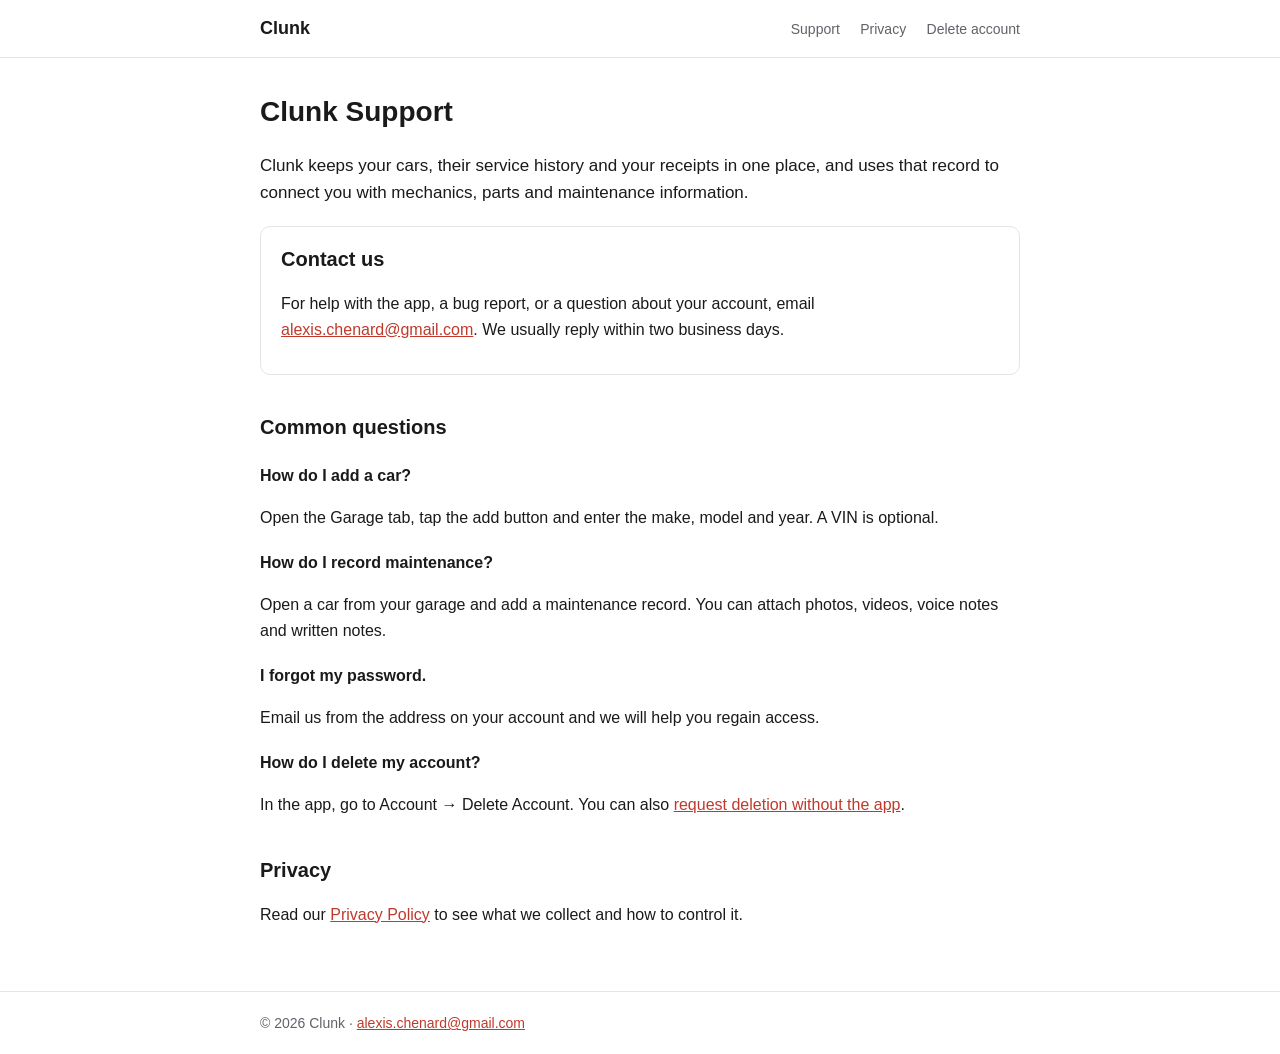
<file: index.html>
<!doctype html>
<html lang="en">
<head>
  <meta charset="utf-8">
  <meta name="viewport" content="width=device-width, initial-scale=1">
  <title>Clunk Support</title>
  <meta name="description" content="Support for the Clunk app: help, contact, privacy and account deletion.">
  <link rel="stylesheet" href="style.css">
</head>
<body>
  <header>
    <div class="wrap">
      <a class="brand" href="./">Clunk</a>
      <nav>
        <a href="./">Support</a>
        <a href="privacy.html">Privacy</a>
        <a href="delete-account.html">Delete account</a>
      </nav>
    </div>
  </header>

  <main>
    <div class="wrap">
      <h1>Clunk Support</h1>
      <p class="lede">
        Clunk keeps your cars, their service history and your receipts in one place, and
        uses that record to connect you with mechanics, parts and maintenance information.
      </p>

      <div class="card">
        <h2 style="margin-top:0">Contact us</h2>
        <p>
          For help with the app, a bug report, or a question about your account, email
          <a href="mailto:alexis.chenard@gmail.com">alexis.chenard@gmail.com</a>.
          We usually reply within two business days.
        </p>
      </div>

      <h2>Common questions</h2>

      <h3>How do I add a car?</h3>
      <p>Open the Garage tab, tap the add button and enter the make, model and year. A VIN is optional.</p>

      <h3>How do I record maintenance?</h3>
      <p>Open a car from your garage and add a maintenance record. You can attach photos, videos, voice notes and written notes.</p>

      <h3>I forgot my password.</h3>
      <p>Email us from the address on your account and we will help you regain access.</p>

      <h3>How do I delete my account?</h3>
      <p>
        In the app, go to Account → Delete Account. You can also
        <a href="delete-account.html">request deletion without the app</a>.
      </p>

      <h2>Privacy</h2>
      <p>Read our <a href="privacy.html">Privacy Policy</a> to see what we collect and how to control it.</p>
    </div>
  </main>

  <footer>
    <div class="wrap">© 2026 Clunk · <a href="mailto:alexis.chenard@gmail.com">alexis.chenard@gmail.com</a></div>
  </footer>
</body>
</html>
</file>
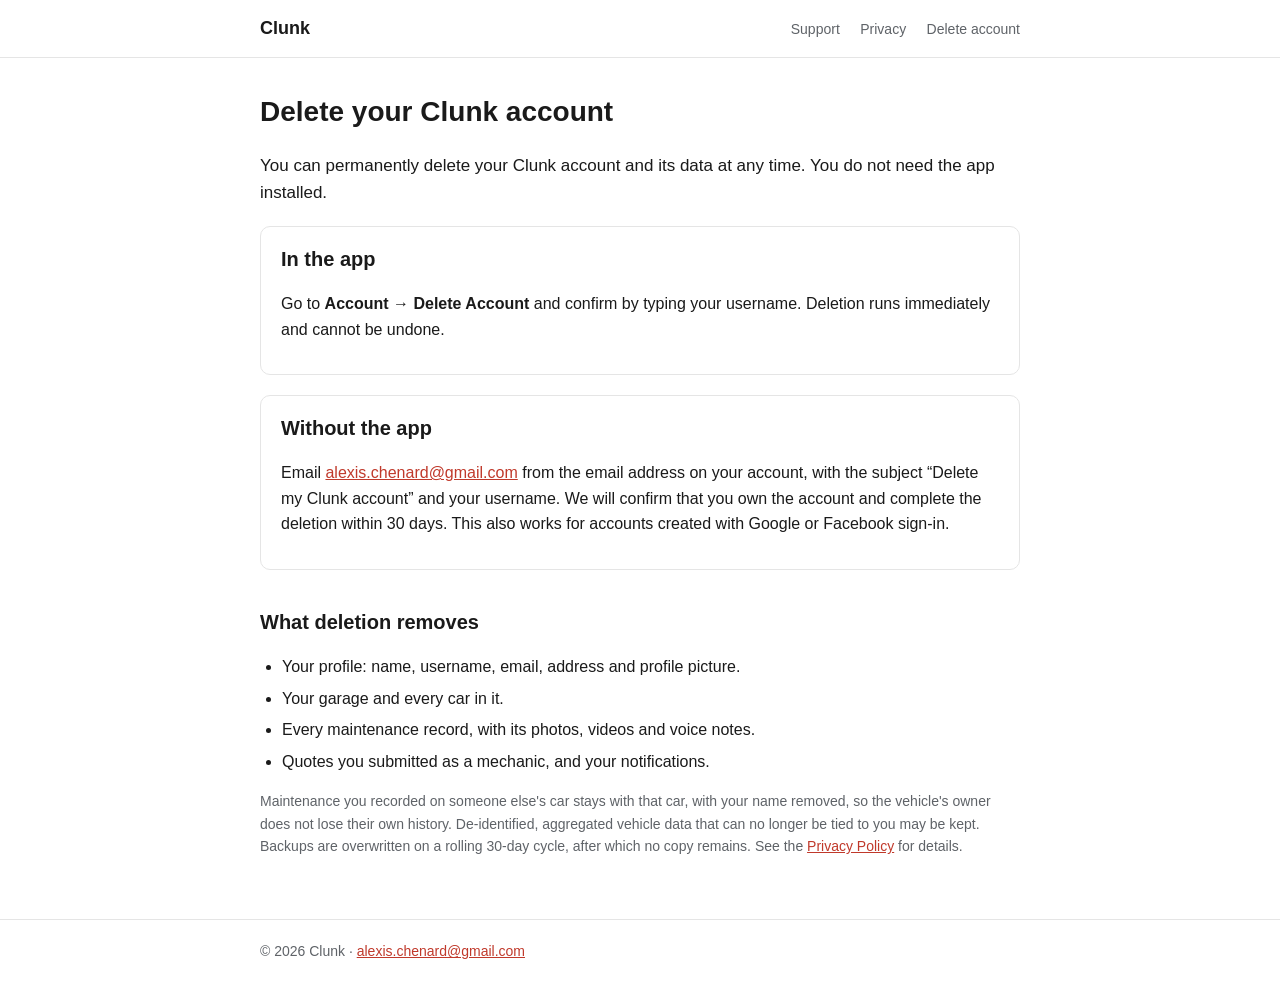
<file: delete-account.html>
<!doctype html>
<html lang="en">
<head>
  <meta charset="utf-8">
  <meta name="viewport" content="width=device-width, initial-scale=1">
  <title>Delete Clunk Account</title>
  <meta name="description" content="How to permanently delete your Clunk account and its data.">
  <link rel="stylesheet" href="style.css">
</head>
<body>
  <header>
    <div class="wrap">
      <a class="brand" href="./">Clunk</a>
      <nav>
        <a href="./">Support</a>
        <a href="privacy.html">Privacy</a>
        <a href="delete-account.html">Delete account</a>
      </nav>
    </div>
  </header>

  <main>
    <div class="wrap">
      <h1>Delete your Clunk account</h1>
      <p class="lede">
        You can permanently delete your Clunk account and its data at any time. You do not
        need the app installed.
      </p>

      <div class="card">
        <h2 style="margin-top:0">In the app</h2>
        <p>
          Go to <strong>Account → Delete Account</strong> and confirm by typing your username.
          Deletion runs immediately and cannot be undone.
        </p>
      </div>

      <div class="card">
        <h2 style="margin-top:0">Without the app</h2>
        <p>
          Email <a href="mailto:alexis.chenard@gmail.com?subject=Delete%20my%20Clunk%20account">alexis.chenard@gmail.com</a>
          from the email address on your account, with the subject “Delete my Clunk account”
          and your username. We will confirm that you own the account and complete the
          deletion within 30 days. This also works for accounts created with Google or
          Facebook sign-in.
        </p>
      </div>

      <h2>What deletion removes</h2>
      <ul>
        <li>Your profile: name, username, email, address and profile picture.</li>
        <li>Your garage and every car in it.</li>
        <li>Every maintenance record, with its photos, videos and voice notes.</li>
        <li>Quotes you submitted as a mechanic, and your notifications.</li>
      </ul>
      <p class="note">
        Maintenance you recorded on someone else's car stays with that car, with your name
        removed, so the vehicle's owner does not lose their own history. De-identified,
        aggregated vehicle data that can no longer be tied to you may be kept. Backups are
        overwritten on a rolling 30-day cycle, after which no copy remains. See the
        <a href="privacy.html">Privacy Policy</a> for details.
      </p>
    </div>
  </main>

  <footer>
    <div class="wrap">© 2026 Clunk · <a href="mailto:alexis.chenard@gmail.com">alexis.chenard@gmail.com</a></div>
  </footer>
</body>
</html>
</file>
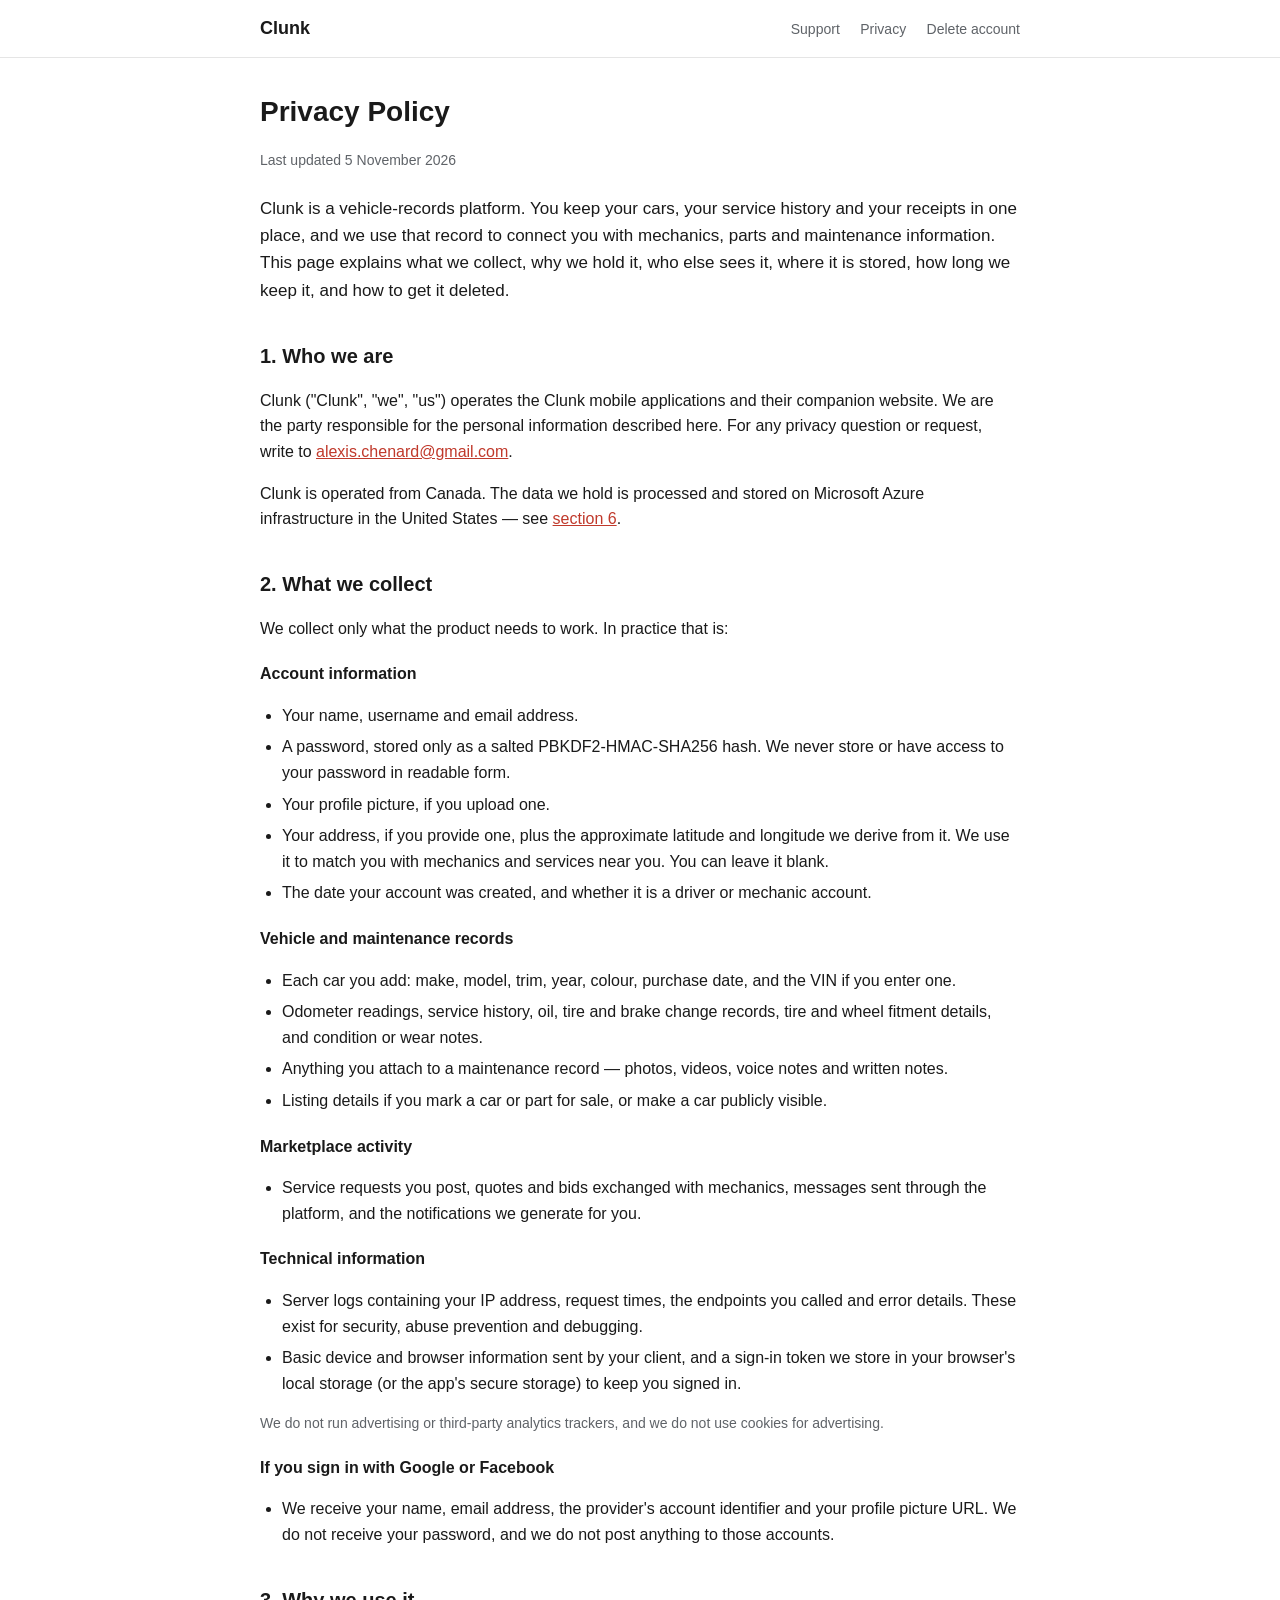
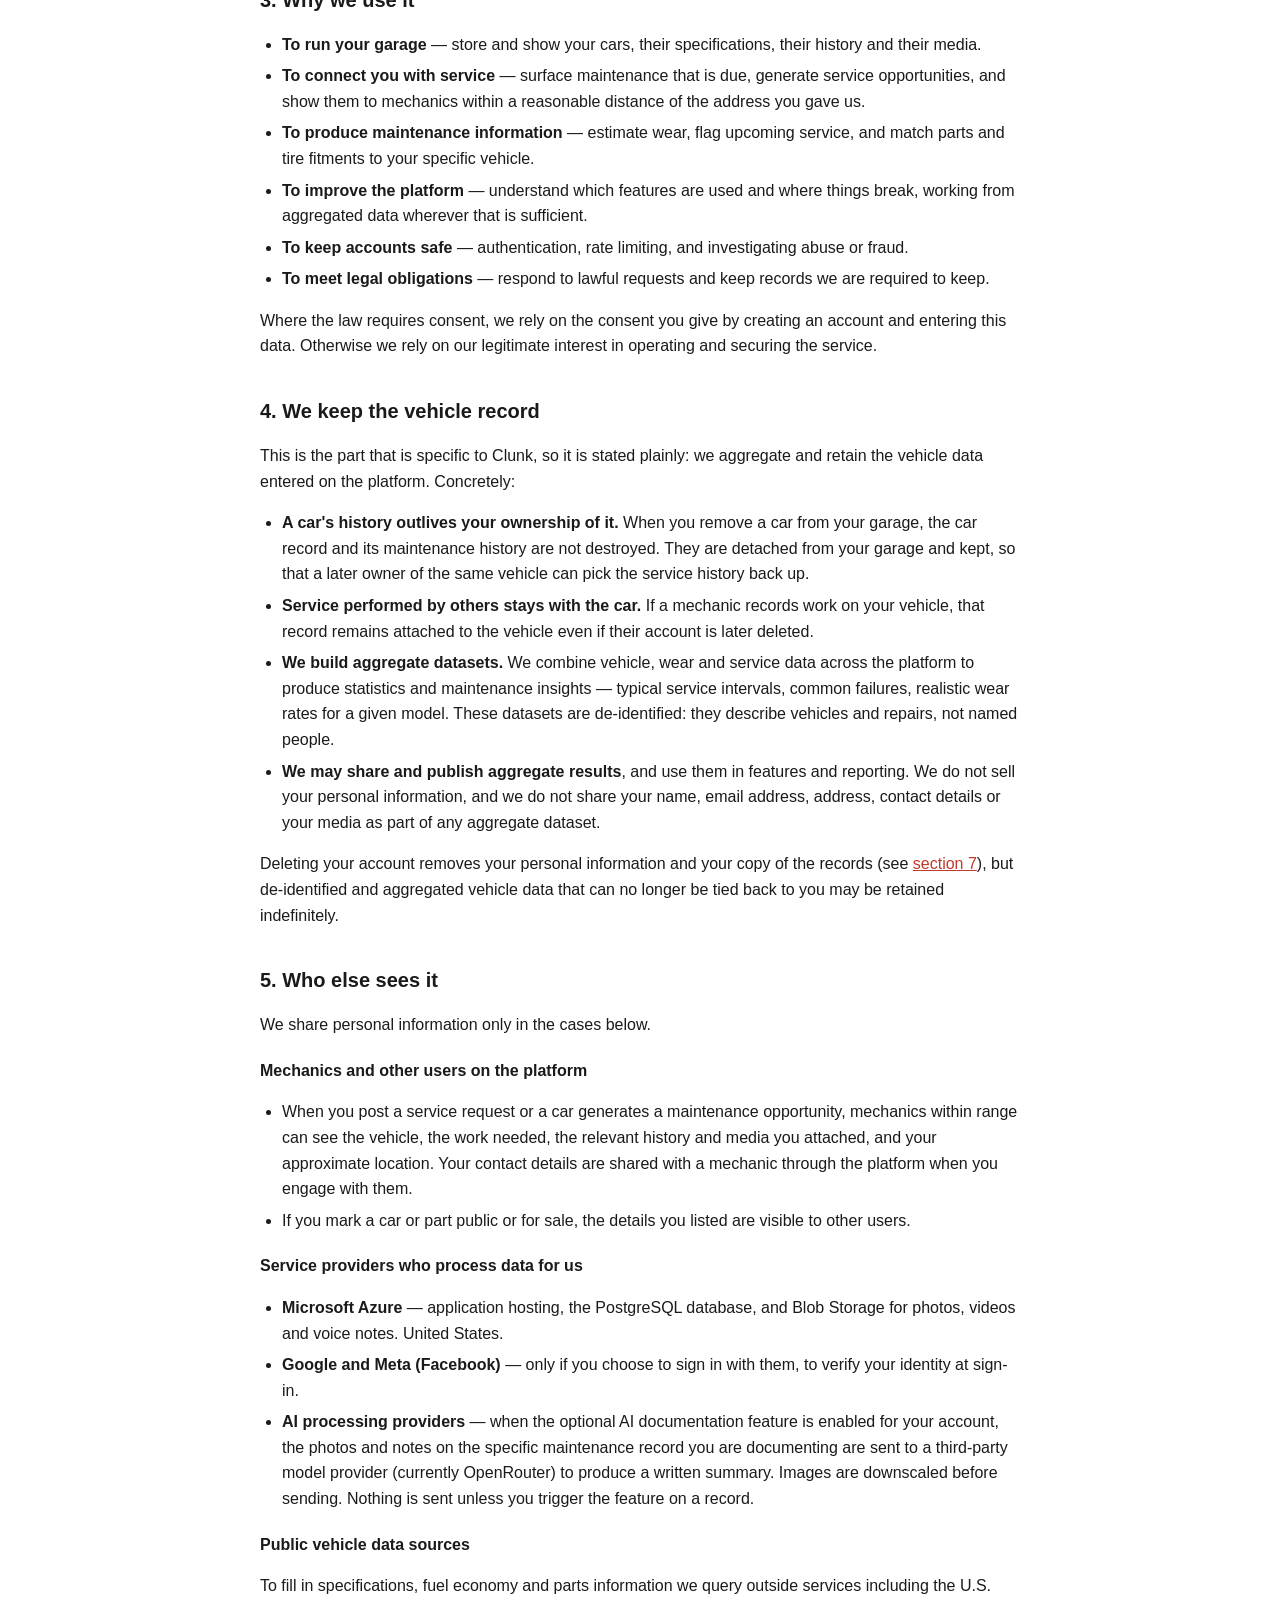
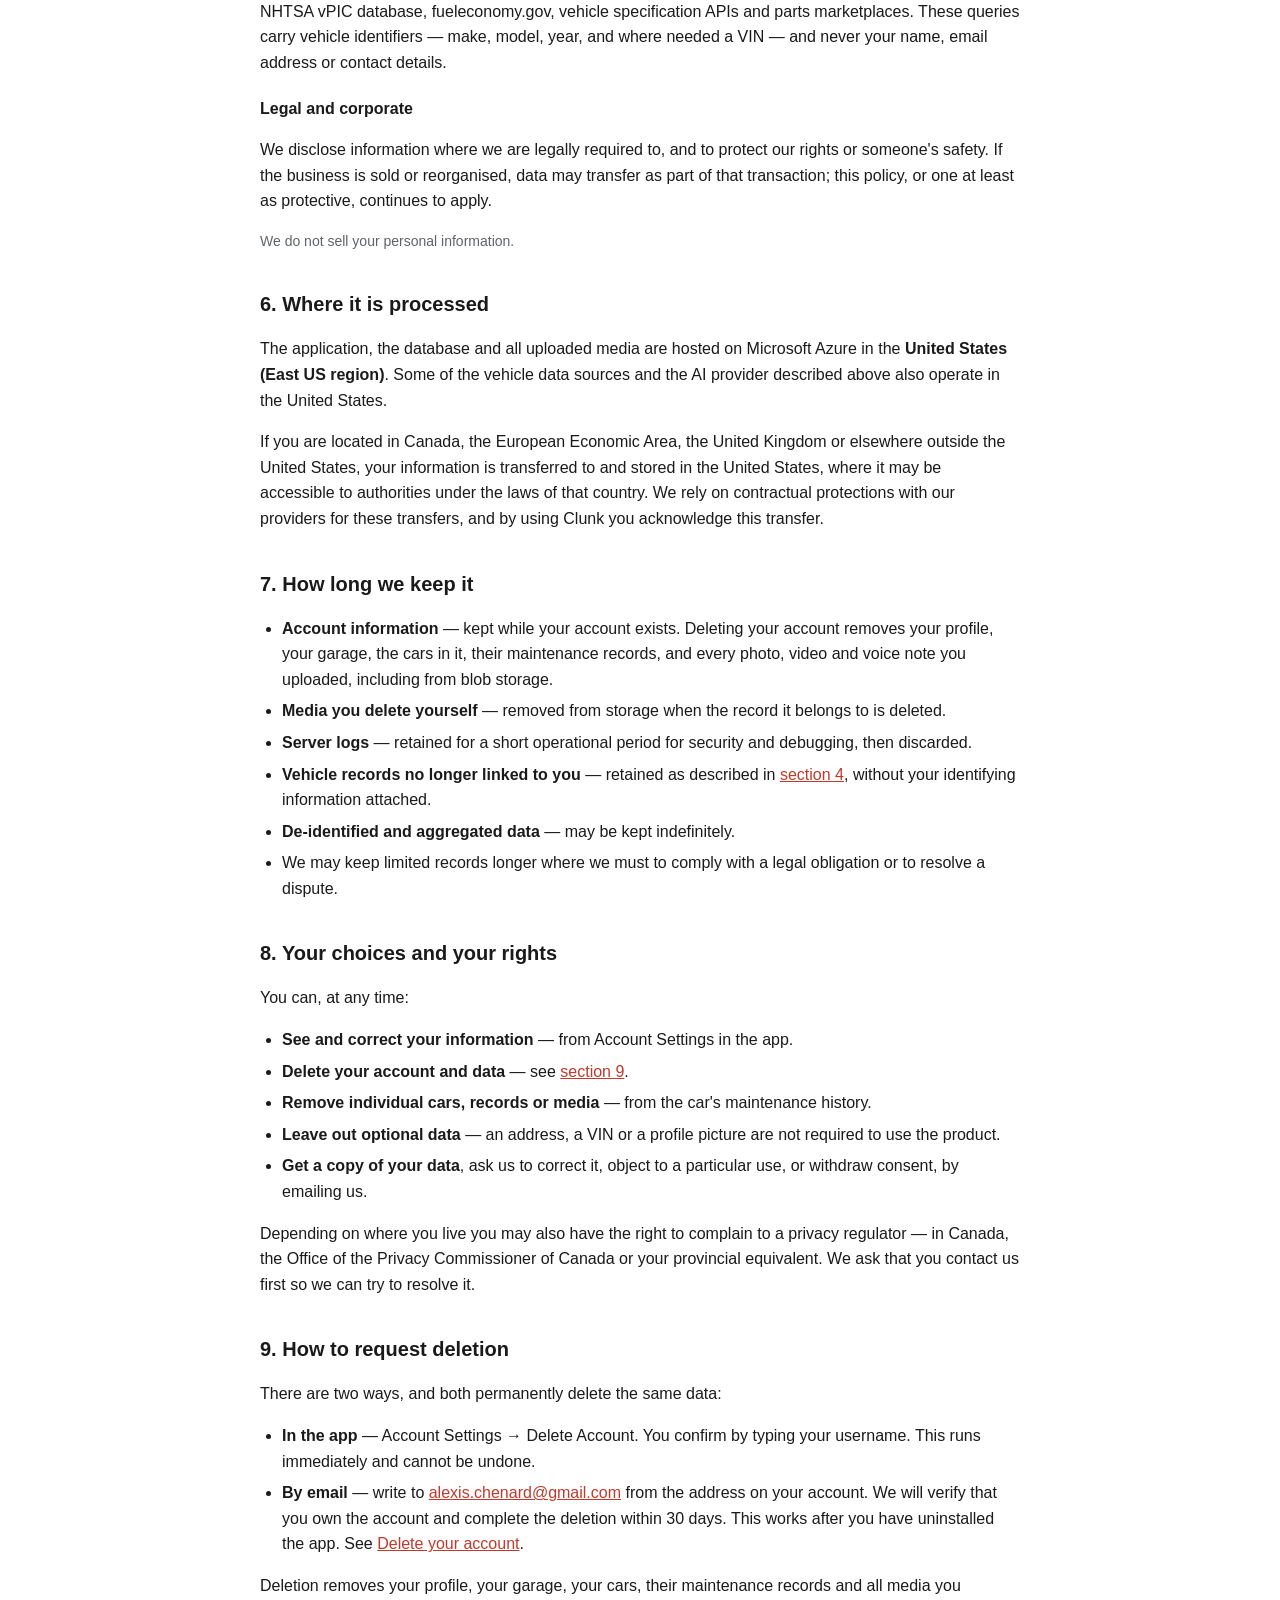
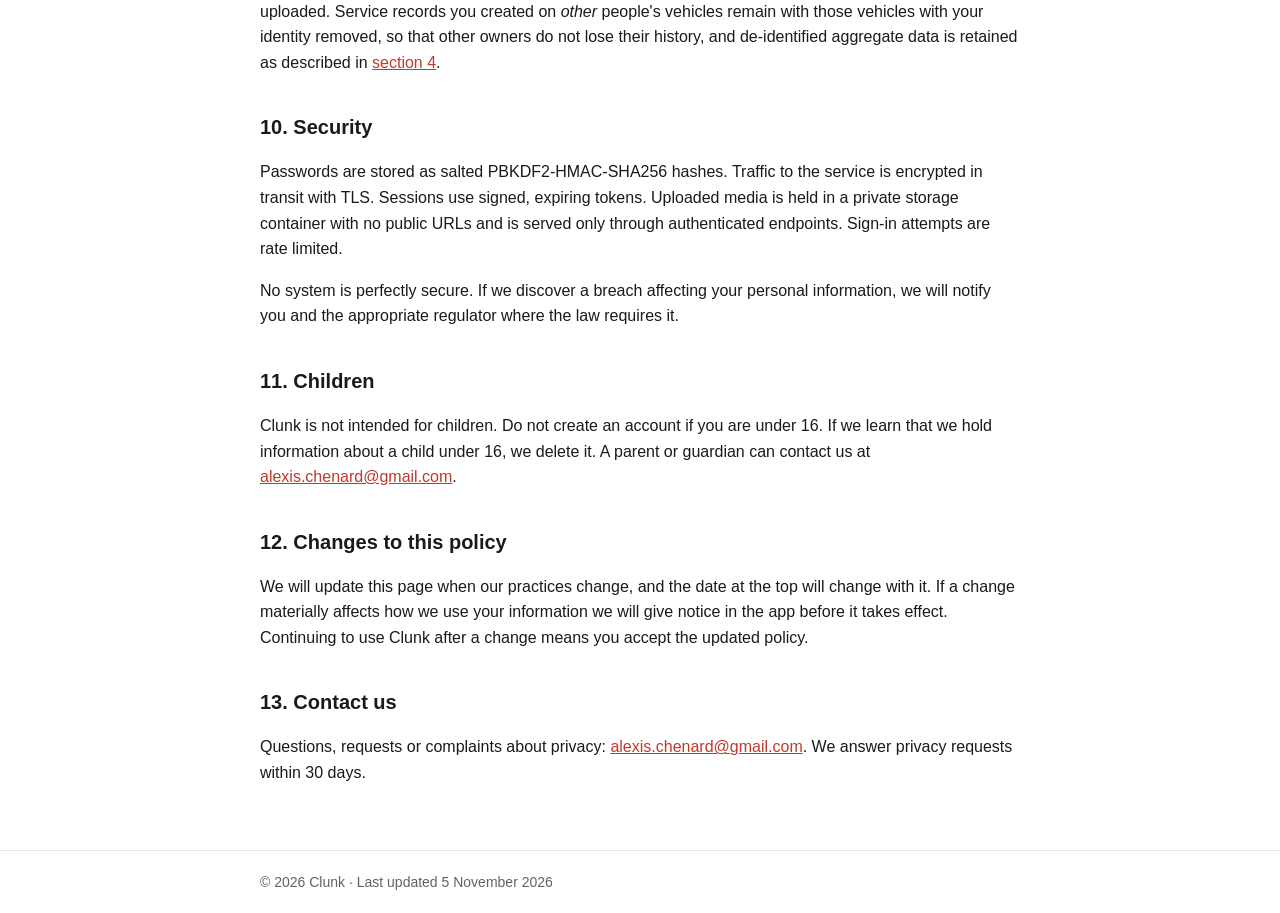
<file: privacy.html>
<!doctype html>
<html lang="en">
<head>
  <meta charset="utf-8">
  <meta name="viewport" content="width=device-width, initial-scale=1">
  <title>Clunk Privacy Policy</title>
  <meta name="description" content="What Clunk collects, why, who sees it, where it is stored, and how to delete it.">
  <link rel="stylesheet" href="style.css">
</head>
<body>
  <header>
    <div class="wrap">
      <a class="brand" href="./">Clunk</a>
      <nav>
        <a href="./">Support</a>
        <a href="privacy.html">Privacy</a>
        <a href="delete-account.html">Delete account</a>
      </nav>
    </div>
  </header>

  <main>
    <article class="wrap">
      <h1>Privacy Policy</h1>
      <p class="date">Last updated 5 November 2026</p>

      <p class="lede">
        Clunk is a vehicle-records platform. You keep your cars, your service history and
        your receipts in one place, and we use that record to connect you with mechanics,
        parts and maintenance information. This page explains what we collect, why we hold
        it, who else sees it, where it is stored, how long we keep it, and how to get it
        deleted.
      </p>

      <h2 id="who-we-are">1. Who we are</h2>
      <p>
        Clunk ("Clunk", "we", "us") operates the Clunk mobile applications and their
        companion website. We are the party responsible for the personal information
        described here. For any privacy question or request, write to
        <a href="mailto:alexis.chenard@gmail.com">alexis.chenard@gmail.com</a>.
      </p>
      <p>
        Clunk is operated from Canada. The data we hold is processed and stored on Microsoft
        Azure infrastructure in the United States — see <a href="#where">section 6</a>.
      </p>

      <h2 id="what-we-collect">2. What we collect</h2>
      <p>We collect only what the product needs to work. In practice that is:</p>

      <h3>Account information</h3>
      <ul>
        <li>Your name, username and email address.</li>
        <li>A password, stored only as a salted PBKDF2-HMAC-SHA256 hash. We never store or have access to your password in readable form.</li>
        <li>Your profile picture, if you upload one.</li>
        <li>Your address, if you provide one, plus the approximate latitude and longitude we derive from it. We use it to match you with mechanics and services near you. You can leave it blank.</li>
        <li>The date your account was created, and whether it is a driver or mechanic account.</li>
      </ul>

      <h3>Vehicle and maintenance records</h3>
      <ul>
        <li>Each car you add: make, model, trim, year, colour, purchase date, and the VIN if you enter one.</li>
        <li>Odometer readings, service history, oil, tire and brake change records, tire and wheel fitment details, and condition or wear notes.</li>
        <li>Anything you attach to a maintenance record — photos, videos, voice notes and written notes.</li>
        <li>Listing details if you mark a car or part for sale, or make a car publicly visible.</li>
      </ul>

      <h3>Marketplace activity</h3>
      <ul>
        <li>Service requests you post, quotes and bids exchanged with mechanics, messages sent through the platform, and the notifications we generate for you.</li>
      </ul>

      <h3>Technical information</h3>
      <ul>
        <li>Server logs containing your IP address, request times, the endpoints you called and error details. These exist for security, abuse prevention and debugging.</li>
        <li>Basic device and browser information sent by your client, and a sign-in token we store in your browser's local storage (or the app's secure storage) to keep you signed in.</li>
      </ul>
      <p class="note">We do not run advertising or third-party analytics trackers, and we do not use cookies for advertising.</p>

      <h3>If you sign in with Google or Facebook</h3>
      <ul>
        <li>We receive your name, email address, the provider's account identifier and your profile picture URL. We do not receive your password, and we do not post anything to those accounts.</li>
      </ul>

      <h2 id="why">3. Why we use it</h2>
      <ul>
        <li><strong>To run your garage</strong> — store and show your cars, their specifications, their history and their media.</li>
        <li><strong>To connect you with service</strong> — surface maintenance that is due, generate service opportunities, and show them to mechanics within a reasonable distance of the address you gave us.</li>
        <li><strong>To produce maintenance information</strong> — estimate wear, flag upcoming service, and match parts and tire fitments to your specific vehicle.</li>
        <li><strong>To improve the platform</strong> — understand which features are used and where things break, working from aggregated data wherever that is sufficient.</li>
        <li><strong>To keep accounts safe</strong> — authentication, rate limiting, and investigating abuse or fraud.</li>
        <li><strong>To meet legal obligations</strong> — respond to lawful requests and keep records we are required to keep.</li>
      </ul>
      <p>
        Where the law requires consent, we rely on the consent you give by creating an
        account and entering this data. Otherwise we rely on our legitimate interest in
        operating and securing the service.
      </p>

      <h2 id="aggregation">4. We keep the vehicle record</h2>
      <p>This is the part that is specific to Clunk, so it is stated plainly: we aggregate and retain the vehicle data entered on the platform. Concretely:</p>
      <ul>
        <li><strong>A car's history outlives your ownership of it.</strong> When you remove a car from your garage, the car record and its maintenance history are not destroyed. They are detached from your garage and kept, so that a later owner of the same vehicle can pick the service history back up.</li>
        <li><strong>Service performed by others stays with the car.</strong> If a mechanic records work on your vehicle, that record remains attached to the vehicle even if their account is later deleted.</li>
        <li><strong>We build aggregate datasets.</strong> We combine vehicle, wear and service data across the platform to produce statistics and maintenance insights — typical service intervals, common failures, realistic wear rates for a given model. These datasets are de-identified: they describe vehicles and repairs, not named people.</li>
        <li><strong>We may share and publish aggregate results</strong>, and use them in features and reporting. We do not sell your personal information, and we do not share your name, email address, address, contact details or your media as part of any aggregate dataset.</li>
      </ul>
      <p>
        Deleting your account removes your personal information and your copy of the records
        (see <a href="#retention">section 7</a>), but de-identified and aggregated vehicle data
        that can no longer be tied back to you may be retained indefinitely.
      </p>

      <h2 id="sharing">5. Who else sees it</h2>
      <p>We share personal information only in the cases below.</p>

      <h3>Mechanics and other users on the platform</h3>
      <ul>
        <li>When you post a service request or a car generates a maintenance opportunity, mechanics within range can see the vehicle, the work needed, the relevant history and media you attached, and your approximate location. Your contact details are shared with a mechanic through the platform when you engage with them.</li>
        <li>If you mark a car or part public or for sale, the details you listed are visible to other users.</li>
      </ul>

      <h3>Service providers who process data for us</h3>
      <ul>
        <li><strong>Microsoft Azure</strong> — application hosting, the PostgreSQL database, and Blob Storage for photos, videos and voice notes. United States.</li>
        <li><strong>Google and Meta (Facebook)</strong> — only if you choose to sign in with them, to verify your identity at sign-in.</li>
        <li><strong>AI processing providers</strong> — when the optional AI documentation feature is enabled for your account, the photos and notes on the specific maintenance record you are documenting are sent to a third-party model provider (currently OpenRouter) to produce a written summary. Images are downscaled before sending. Nothing is sent unless you trigger the feature on a record.</li>
      </ul>

      <h3>Public vehicle data sources</h3>
      <p>
        To fill in specifications, fuel economy and parts information we query outside
        services including the U.S. NHTSA vPIC database, fueleconomy.gov, vehicle
        specification APIs and parts marketplaces. These queries carry vehicle identifiers —
        make, model, year, and where needed a VIN — and never your name, email address or
        contact details.
      </p>

      <h3>Legal and corporate</h3>
      <p>
        We disclose information where we are legally required to, and to protect our rights
        or someone's safety. If the business is sold or reorganised, data may transfer as part
        of that transaction; this policy, or one at least as protective, continues to apply.
      </p>
      <p class="note">We do not sell your personal information.</p>

      <h2 id="where">6. Where it is processed</h2>
      <p>
        The application, the database and all uploaded media are hosted on Microsoft Azure in
        the <strong>United States (East US region)</strong>. Some of the vehicle data sources
        and the AI provider described above also operate in the United States.
      </p>
      <p>
        If you are located in Canada, the European Economic Area, the United Kingdom or
        elsewhere outside the United States, your information is transferred to and stored in
        the United States, where it may be accessible to authorities under the laws of that
        country. We rely on contractual protections with our providers for these transfers,
        and by using Clunk you acknowledge this transfer.
      </p>

      <h2 id="retention">7. How long we keep it</h2>
      <ul>
        <li><strong>Account information</strong> — kept while your account exists. Deleting your account removes your profile, your garage, the cars in it, their maintenance records, and every photo, video and voice note you uploaded, including from blob storage.</li>
        <li><strong>Media you delete yourself</strong> — removed from storage when the record it belongs to is deleted.</li>
        <li><strong>Server logs</strong> — retained for a short operational period for security and debugging, then discarded.</li>
        <li><strong>Vehicle records no longer linked to you</strong> — retained as described in <a href="#aggregation">section 4</a>, without your identifying information attached.</li>
        <li><strong>De-identified and aggregated data</strong> — may be kept indefinitely.</li>
        <li>We may keep limited records longer where we must to comply with a legal obligation or to resolve a dispute.</li>
      </ul>

      <h2 id="rights">8. Your choices and your rights</h2>
      <p>You can, at any time:</p>
      <ul>
        <li><strong>See and correct your information</strong> — from Account Settings in the app.</li>
        <li><strong>Delete your account and data</strong> — see <a href="#deletion">section 9</a>.</li>
        <li><strong>Remove individual cars, records or media</strong> — from the car's maintenance history.</li>
        <li><strong>Leave out optional data</strong> — an address, a VIN or a profile picture are not required to use the product.</li>
        <li><strong>Get a copy of your data</strong>, ask us to correct it, object to a particular use, or withdraw consent, by emailing us.</li>
      </ul>
      <p>
        Depending on where you live you may also have the right to complain to a privacy
        regulator — in Canada, the Office of the Privacy Commissioner of Canada or your
        provincial equivalent. We ask that you contact us first so we can try to resolve it.
      </p>

      <h2 id="deletion">9. How to request deletion</h2>
      <p>There are two ways, and both permanently delete the same data:</p>
      <ul>
        <li><strong>In the app</strong> — Account Settings → Delete Account. You confirm by typing your username. This runs immediately and cannot be undone.</li>
        <li><strong>By email</strong> — write to <a href="mailto:alexis.chenard@gmail.com">alexis.chenard@gmail.com</a> from the address on your account. We will verify that you own the account and complete the deletion within 30 days. This works after you have uninstalled the app. See <a href="delete-account.html">Delete your account</a>.</li>
      </ul>
      <p>
        Deletion removes your profile, your garage, your cars, their maintenance records and
        all media you uploaded. Service records you created on <em>other</em> people's
        vehicles remain with those vehicles with your identity removed, so that other owners
        do not lose their history, and de-identified aggregate data is retained as described
        in <a href="#aggregation">section 4</a>.
      </p>

      <h2 id="security">10. Security</h2>
      <p>
        Passwords are stored as salted PBKDF2-HMAC-SHA256 hashes. Traffic to the service is
        encrypted in transit with TLS. Sessions use signed, expiring tokens. Uploaded media is
        held in a private storage container with no public URLs and is served only through
        authenticated endpoints. Sign-in attempts are rate limited.
      </p>
      <p>
        No system is perfectly secure. If we discover a breach affecting your personal
        information, we will notify you and the appropriate regulator where the law requires it.
      </p>

      <h2 id="children">11. Children</h2>
      <p>
        Clunk is not intended for children. Do not create an account if you are under 16. If
        we learn that we hold information about a child under 16, we delete it. A parent or
        guardian can contact us at <a href="mailto:alexis.chenard@gmail.com">alexis.chenard@gmail.com</a>.
      </p>

      <h2 id="changes">12. Changes to this policy</h2>
      <p>
        We will update this page when our practices change, and the date at the top will
        change with it. If a change materially affects how we use your information we will
        give notice in the app before it takes effect. Continuing to use Clunk after a change
        means you accept the updated policy.
      </p>

      <h2 id="contact">13. Contact us</h2>
      <p>
        Questions, requests or complaints about privacy:
        <a href="mailto:alexis.chenard@gmail.com">alexis.chenard@gmail.com</a>.
        We answer privacy requests within 30 days.
      </p>
    </article>
  </main>

  <footer>
    <div class="wrap">© 2026 Clunk · Last updated 5 November 2026</div>
  </footer>
</body>
</html>
</file>
<file: style.css>
:root {
  --bg: #ffffff;
  --text: #1a1a1a;
  --muted: #5f6368;
  --accent: #c0392b;
  --border: #e5e5e5;
}
@media (prefers-color-scheme: dark) {
  :root { --bg: #121212; --text: #ececec; --muted: #a0a0a0; --accent: #ff6b5a; --border: #2a2a2a; }
}
* { box-sizing: border-box; }
body {
  margin: 0;
  background: var(--bg);
  color: var(--text);
  font: 16px/1.6 -apple-system, BlinkMacSystemFont, "Segoe UI", Roboto, Helvetica, Arial, sans-serif;
}
header {
  border-bottom: 1px solid var(--border);
  padding: 14px 16px;
}
header .wrap { display: flex; justify-content: space-between; align-items: center; gap: 12px; flex-wrap: wrap; }
.brand { font-weight: 700; font-size: 18px; color: var(--text); text-decoration: none; }
nav a { color: var(--muted); text-decoration: none; margin-left: 16px; font-size: 14px; }
nav a:hover { color: var(--text); }
.wrap { max-width: 760px; margin: 0 auto; }
main { padding: 32px 16px 48px; }
h1 { font-size: 28px; margin: 0 0 8px; }
h2 { font-size: 20px; margin: 36px 0 8px; }
h3 { font-size: 16px; margin: 20px 0 4px; }
.date { color: var(--muted); font-size: 14px; margin-bottom: 24px; }
.lede { font-size: 17px; }
.note { color: var(--muted); font-size: 14px; }
a { color: var(--accent); }
ul { padding-left: 22px; }
li { margin: 6px 0; }
.card { border: 1px solid var(--border); border-radius: 10px; padding: 16px 20px; margin: 20px 0; }
footer { border-top: 1px solid var(--border); padding: 20px 16px; color: var(--muted); font-size: 14px; }
</file>
